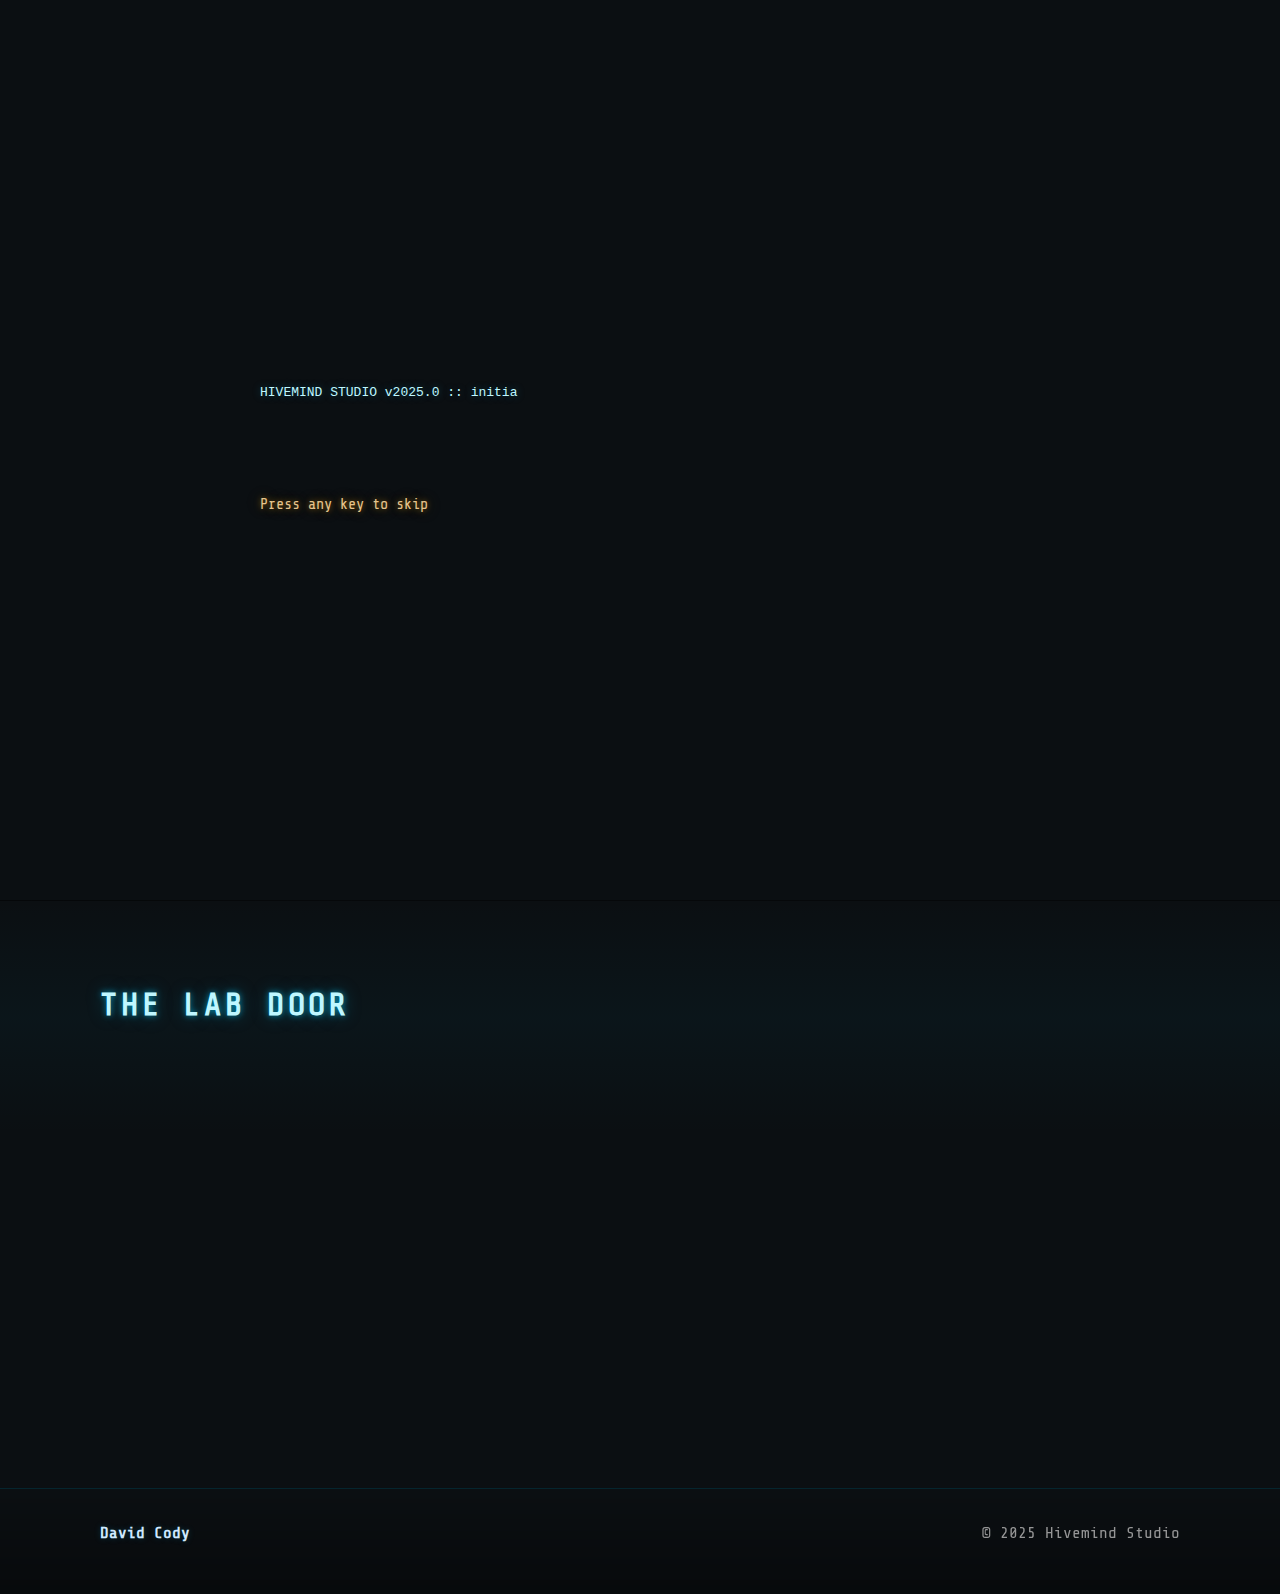
<file: index.html>
<!doctype html>
<html lang="en">
  <head>
    <meta charset="utf-8" />
    <meta name="viewport" content="width=device-width, initial-scale=1" />
    <title>Hivemind Studio</title>
    <meta name="description" content="Hivemind Studio - Systems that think. Worlds that bloom. Tools that dream with you." />
    <meta property="og:title" content="Hivemind Studio" />
    <meta property="og:description" content="Systems that think. Worlds that bloom. Tools that dream with you." />
    <meta name="theme-color" content="#0b0f12" />
    <link rel="preconnect" href="https://fonts.googleapis.com">
    <link rel="preconnect" href="https://fonts.gstatic.com" crossorigin>
    <link href="https://fonts.googleapis.com/css2?family=Inter:wght@300;400;600;800&family=Share+Tech+Mono&display=swap" rel="stylesheet">
    <link rel="stylesheet" href="styles.css" />
  </head>
  <body>
    <div id="boot" aria-hidden="true">
      <div class="boot-inner">
        <pre id="boot-log" aria-hidden="true"></pre>
        <div class="boot-hint">Press any key to skip</div>
      </div>
    </div>
    <header class="hero" id="top">
      <div class="hero-inner">
        <h1 class="brand">HIVEMIND STUDIO</h1>
        <p class="tagline">
          <span>Systems that think.</span>
          <span>Worlds that bloom.</span>
          <span>Tools that dream with you.</span>
        </p>
        <a href="#lab" class="cta" aria-label="Enter the Lab">Enter the Lab</a>
      </div>
    </header>

    <main>
      <section class="lab" id="lab" aria-labelledby="lab-title">
        <div class="section-inner">
          <h2 id="lab-title">The Lab Door</h2>
          <ul class="lab-list" role="list">
            <li><a class="lab-link" href="https://www.metaplasma.online" target="_blank" rel="noopener">Metaplasma</a></li>
            <li><a class="lab-link" href="https://www.chronosengine.online" target="_blank" rel="noopener">Chronos Engine</a></li>
            <li><a class="lab-link" href="aduc/aduc.html">Agents Dress Up Committee</a></li>
            <li><a class="lab-link" href="https://www.shinobitactics.online" target="_blank" rel="noopener">Shinobi Tactics</a></li>
            <li>Scry (coming soon)</li>
            <li>DODGE (coming soon)</li>
          </ul>
        </div>
      </section>
    </main>

    <footer class="site-footer">
      <div class="footer-inner">
        <div class="signature">David Cody</div>
        <div class="copyright">&copy; 2025 Hivemind Studio</div>
      </div>
    </footer>

    <script src="script.js"></script>
  </body>
  </html>
</file>
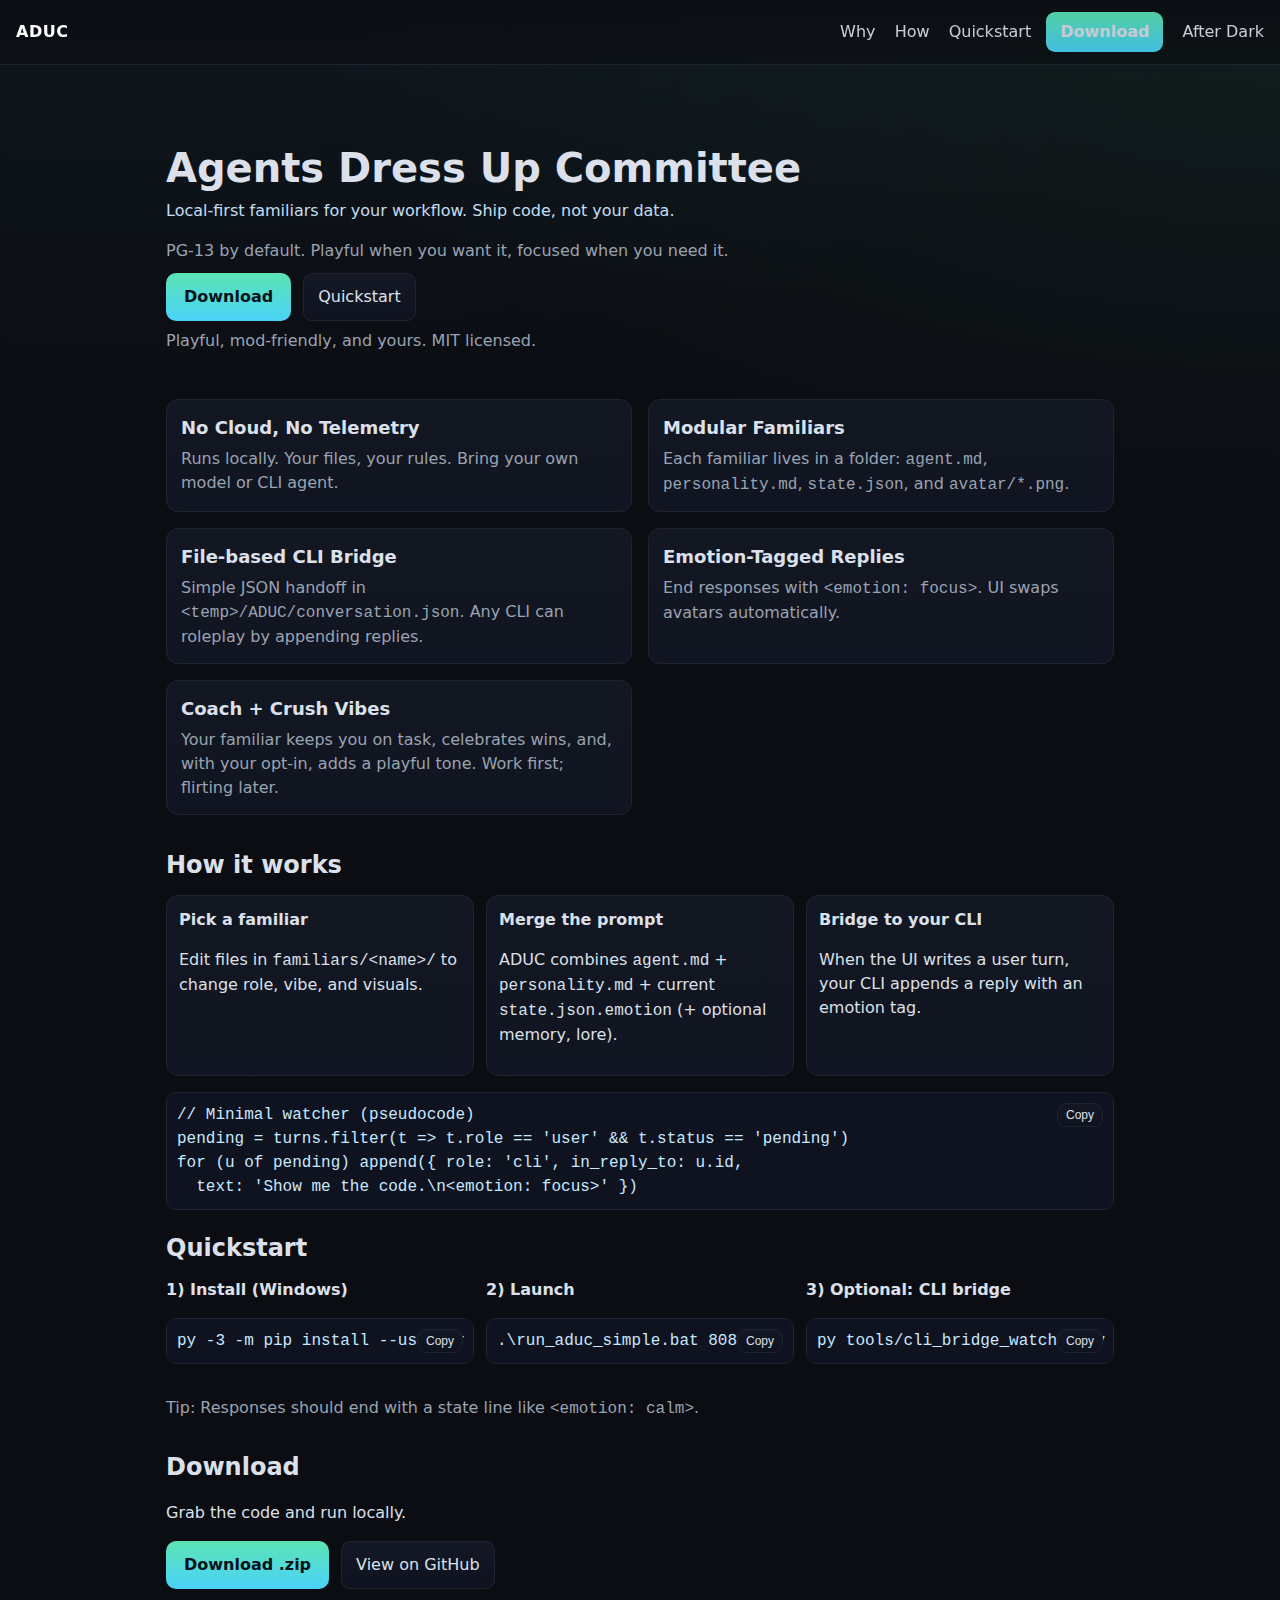
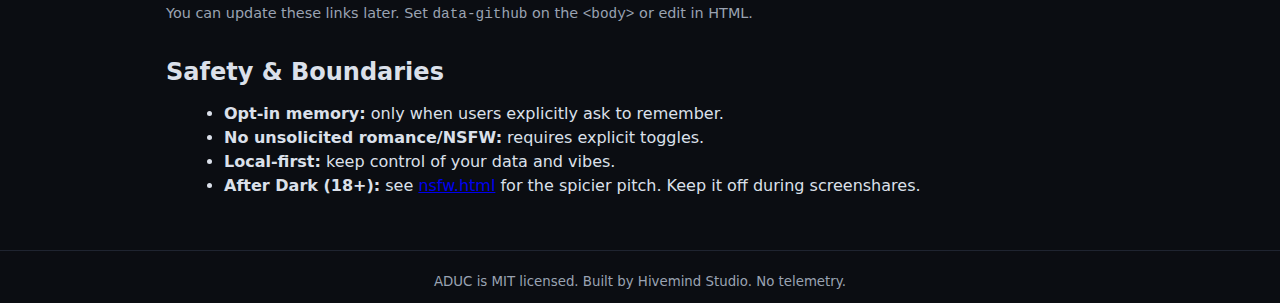
<file: aduc/aduc.html>
<!doctype html>
<html lang="en">
  <head>
    <meta charset="utf-8" />
    <meta name="viewport" content="width=device-width, initial-scale=1" />
    <title>ADUC - Agents Dress Up Committee</title>
    <meta name="description" content="ADUC is a local-first, mod-friendly UI for roleplay agent familiars. No telemetry. File-based CLI bridge. MIT licensed." />
    <meta property="og:title" content="ADUC - Agents Dress Up Committee" />
    <meta property="og:description" content="Local-first familiars for your workflow. File-based CLI bridge. MIT licensed." />
    <meta name="theme-color" content="#111318" />
    <link rel="stylesheet" href="aduc.css" />
  </head>
  <body>
    <header class="nav">
      <a class="brand" href="#top" aria-label="ADUC home">ADUC</a>
      <nav class="nav-links">
        <a href="#why">Why</a>
        <a href="#how">How</a>
        <a href="#quickstart">Quickstart</a>
        <a class="btn btn-primary" href="#download">Download</a>
        <a href="nsfw.html" title="After Dark (18+)">After Dark</a>
      </nav>
    </header>

    <main id="top" class="wrap">
      <section class="hero">
        <h1>Agents Dress Up Committee</h1>
        <p class="tagline">Local-first familiars for your workflow. Ship code, not your data.</p>
        <p class="note">PG-13 by default. Playful when you want it, focused when you need it.</p>
        <div class="cta">
          <a class="btn btn-primary btn-lg" href="#download">Download</a>
          <a class="btn" href="#quickstart">Quickstart</a>
        </div>
        <p class="note">Playful, mod-friendly, and yours. MIT licensed.</p>
      </section>

      <section id="why" class="grid features">
        <article>
          <h3>No Cloud, No Telemetry</h3>
          <p>Runs locally. Your files, your rules. Bring your own model or CLI agent.</p>
        </article>
        <article>
          <h3>Modular Familiars</h3>
          <p>Each familiar lives in a folder: <code>agent.md</code>, <code>personality.md</code>, <code>state.json</code>, and <code>avatar/*.png</code>.</p>
        </article>
        <article>
          <h3>File-based CLI Bridge</h3>
          <p>Simple JSON handoff in <code>&lt;temp&gt;/ADUC/conversation.json</code>. Any CLI can roleplay by appending replies.</p>
        </article>
        <article>
          <h3>Emotion-Tagged Replies</h3>
          <p>End responses with <code>&lt;emotion: focus&gt;</code>. UI swaps avatars automatically.</p>
        </article>
        <article>
          <h3>Coach + Crush Vibes</h3>
          <p>Your familiar keeps you on task, celebrates wins, and, with your opt-in, adds a playful tone. Work first; flirting later.</p>
        </article>
      </section>

      <section id="how" class="how">
        <h2>How it works</h2>
        <ol class="steps">
          <li>
            <strong>Pick a familiar</strong>
            <p>Edit files in <code>familiars/&lt;name&gt;/</code> to change role, vibe, and visuals.</p>
          </li>
          <li>
            <strong>Merge the prompt</strong>
            <p>ADUC combines <code>agent.md</code> + <code>personality.md</code> + current <code>state.json.emotion</code> (+ optional memory, lore).</p>
          </li>
          <li>
            <strong>Bridge to your CLI</strong>
            <p>When the UI writes a user turn, your CLI appends a reply with an emotion tag.</p>
          </li>
        </ol>
        <pre class="code"><code>// Minimal watcher (pseudocode)
pending = turns.filter(t =&gt; t.role == 'user' &amp;&amp; t.status == 'pending')
for (u of pending) append({ role: 'cli', in_reply_to: u.id,
  text: 'Show me the code.\n&lt;emotion: focus&gt;' })
</code></pre>
      </section>

      <section id="quickstart" class="quickstart">
        <h2>Quickstart</h2>
        <div class="qs-grid">
          <div>
            <h4>1) Install (Windows)</h4>
            <pre class="code"><code>py -3 -m pip install --user -r requirements.txt</code></pre>
          </div>
          <div>
            <h4>2) Launch</h4>
            <pre class="code"><code>.\run_aduc_simple.bat 8080</code></pre>
          </div>
          <div>
            <h4>3) Optional: CLI bridge</h4>
            <pre class="code"><code>py tools/cli_bridge_watcher.py --familiar lumi</code></pre>
          </div>
        </div>
        <p class="muted">Tip: Responses should end with a state line like <code>&lt;emotion: calm&gt;</code>.</p>
      </section>

      <section id="download" class="download">
        <h2>Download</h2>
        <p>Grab the code and run locally.</p>
        <div class="dl-cta">
          <a id="dlZip" class="btn btn-primary btn-lg" href="#" rel="noopener">Download .zip</a>
          <a id="dlRepo" class="btn" href="#" rel="noopener">View on GitHub</a>
        </div>
        <p class="muted small">You can update these links later. Set <code>data-github</code> on the <code>&lt;body&gt;</code> or edit in HTML.</p>
      </section>

      <section class="safety">
        <h2>Safety &amp; Boundaries</h2>
        <ul>
          <li><strong>Opt-in memory:</strong> only when users explicitly ask to remember.</li>
          <li><strong>No unsolicited romance/NSFW:</strong> requires explicit toggles.</li>
          <li><strong>Local-first:</strong> keep control of your data and vibes.</li>
          <li><strong>After Dark (18+):</strong> see <a href="nsfw.html">nsfw.html</a> for the spicier pitch. Keep it off during screenshares.</li>
        </ul>
      </section>
    </main>

    <footer class="foot">
      <small>ADUC is MIT licensed. Built by Hivemind Studio. No telemetry.</small>
    </footer>

    <script src="aduc.js"></script>
  </body>
  </html>
</file>
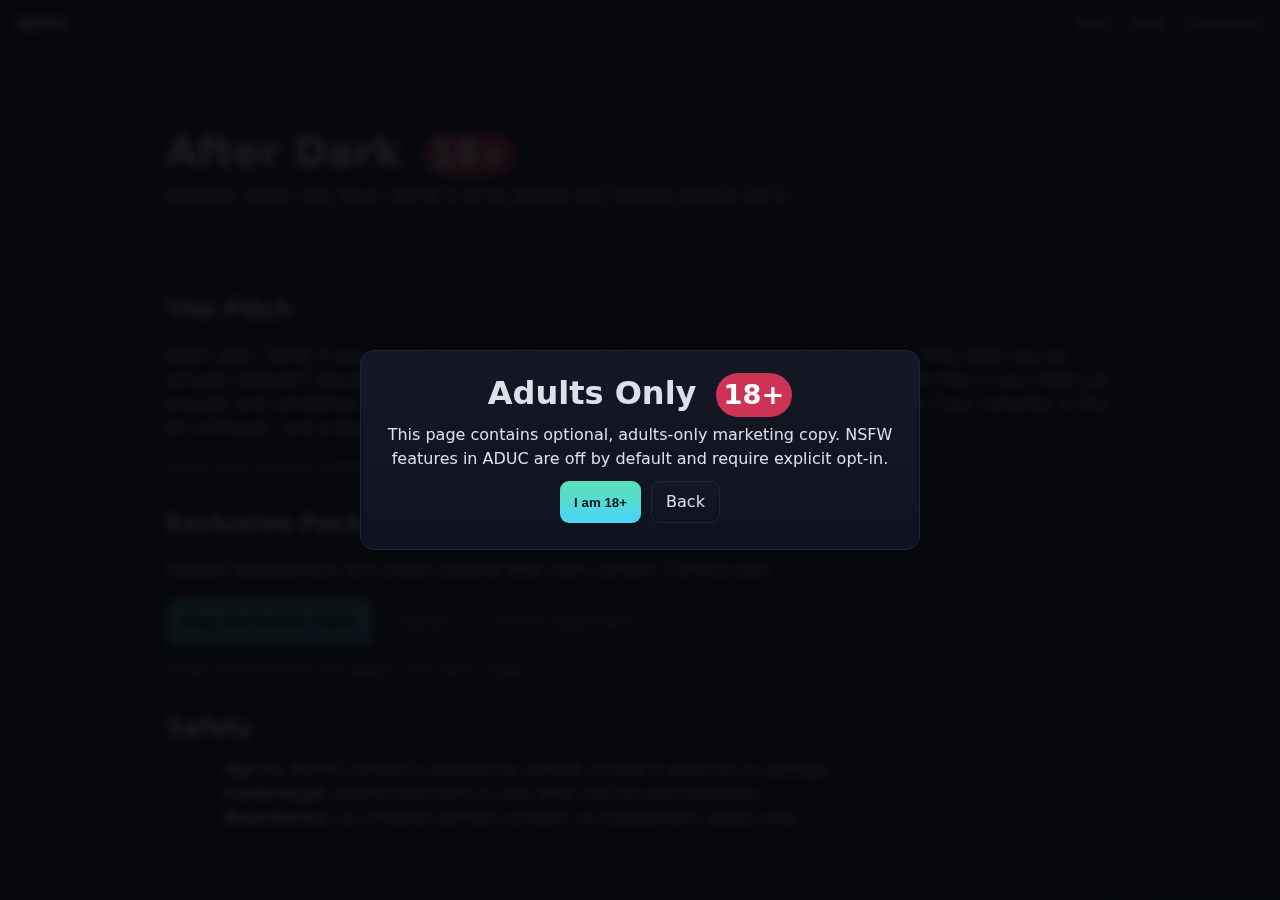
<file: aduc/nsfw.html>
<!doctype html>
<html lang="en">
  <head>
    <meta charset="utf-8" />
    <meta name="viewport" content="width=device-width, initial-scale=1" />
    <title>ADUC - After Dark (18+)</title>
    <meta name="robots" content="noindex" />
    <meta name="description" content="ADUC After Dark - optional, adults-only flavor. NSFW is opt-in and disabled by default." />
    <link rel="stylesheet" href="aduc.css" />
    <style>
      .gate{position:fixed;inset:0;display:flex;align-items:center;justify-content:center;background:rgba(5,7,10,.9);backdrop-filter:blur(4px);z-index:9999}
      .panel{max-width:560px;margin:16px;background:linear-gradient(180deg,#141825,#0f1320);border:1px solid var(--border);border-radius:14px;padding:18px;color:var(--text);text-align:center}
      .panel h1{margin:0 0 6px}
      .panel p{margin:6px 0}
      .badge{display:inline-block;background:#cc3355;color:#fff;font-weight:700;padding:2px 8px;border-radius:999px;margin-left:8px}
      .btn.disabled, .btn[aria-disabled="true"]{opacity:.6;pointer-events:none}
    </style>
  </head>
  <body>
    <header class="nav">
      <a class="brand" href="aduc.html" aria-label="Back to landing">ADUC</a>
      <nav class="nav-links">
        <a href="aduc.html#why">Why</a>
        <a href="aduc.html#how">How</a>
        <a href="aduc.html#download">Download</a>
      </nav>
    </header>

    <main class="wrap">
      <section class="hero">
        <h1>After Dark <span class="badge">18+</span></h1>
        <p class="tagline">Optional, adults-only flavor. NSFW is off by default and requires explicit opt-in.</p>
      </section>

      <section class="how">
        <h2>The Pitch</h2>
        <p>
          ADUC asks: "What if your coding setup had a dangerously charming teammate who only gets flirty when you've actually shipped?"
          Discipline first, degeneracy later. The Committee helps you debug, lives rent-free in your head just enough, and sometimes delivers a
          "nope - apologize and drink water" arc when you're wilding. Cozy, romantic, a tiny bit unhinged - and probably not for screen-sharing.
        </p>
        <p class="muted small">Adults only. Fictional companions. Keep it respectful and opt-in.</p>
      </section>

      <section class="download">
        <h2>Exclusive Packs</h2>
        <p>Support development and unlock optional After Dark content. Coming soon.</p>
        <div class="dl-cta">
          <a class="btn btn-primary btn-lg" href="#" aria-disabled="true" title="Coming soon">Buy Exclusive Pack</a>
          <a class="btn" href="#" aria-disabled="true" title="Coming soon">Tip Jar</a>
          <a class="btn" href="#" aria-disabled="true" title="Coming soon">Unlock After Dark</a>
        </div>
        <p class="muted small">Stripe checkout links will appear here when ready.</p>
      </section>

      <section class="safety">
        <h2>Safety</h2>
        <ul>
          <li><strong>Opt-in:</strong> NSFW content is disabled by default; enable it explicitly in settings.</li>
          <li><strong>Contextual:</strong> playful tone kicks in only after real focus/productivity.</li>
          <li><strong>Boundaries:</strong> no romance without consent; no harassment; adults only.</li>
        </ul>
      </section>
    </main>

    <div class="gate" id="ageGate" role="dialog" aria-modal="true" aria-labelledby="gateTitle">
      <div class="panel">
        <h1 id="gateTitle">Adults Only <span class="badge">18+</span></h1>
        <p>This page contains optional, adults-only marketing copy. NSFW features in ADUC are off by default and require explicit opt-in.</p>
        <div class="cta" style="justify-content:center; gap:10px; margin-top:10px;">
          <button class="btn btn-primary" id="enterBtn">I am 18+</button>
          <a class="btn" href="aduc.html">Back</a>
        </div>
      </div>
    </div>

    <script>
      // Simple front-end gate (cosmetic, no tracking)
      (function(){
        const gate = document.getElementById('ageGate');
        const enter = document.getElementById('enterBtn');
        if (enter && gate) enter.addEventListener('click', () => gate.remove());
      })();
    </script>
  </body>
  </html>
</file>
<file: styles.css>
:root {
  --charcoal: #2e2e2e; /* original */
  --ash: #a6a6a6;
  --chalk: #f4f4f4;
  --diamond-blue: #00b5e2;
  --honeycomb: #e4a010;

  /* Terminal depths */
  --bg-0: #0b0f12; /* near-black */
  --bg-1: #0a0d10; /* panels */
  --bg-2: #0f151b; /* elevated */
  --grid: rgba(0, 181, 226, 0.06);
  --glass: rgba(255, 255, 255, 0.02);
  --stroke: rgba(0, 181, 226, 0.2);

  --glow-cyan: 0 0 6px rgba(0,181,226,0.75), 0 0 18px rgba(0,181,226,0.35);
  --glow-amber: 0 0 6px rgba(228,160,16,0.65), 0 0 18px rgba(228,160,16,0.25);

  --container: 1080px;
}

* { box-sizing: border-box; }

html {
  scroll-behavior: smooth;
}

body {
  margin: 0;
  font-family: 'Share Tech Mono', ui-monospace, SFMono-Regular, Menlo, Monaco, Consolas, 'Liberation Mono', 'Courier New', monospace;
  color: var(--chalk);
  background: var(--bg-0);
  line-height: 1.6;
  position: relative;
  overflow-x: hidden;
}

/* CRT scanlines + vignette */
body::before {
  content: '';
  position: fixed;
  inset: -1px;
  pointer-events: none;
  background: 
    /* subtle grid */
    linear-gradient(to right, transparent 0, var(--grid) 1px, transparent 1px) 0 0/32px 100%,
    linear-gradient(to bottom, transparent 0, var(--grid) 1px, transparent 1px) 0 0/100% 20px,
    /* scanlines */
    repeating-linear-gradient(to bottom, rgba(255,255,255,0.02) 0 1px, rgba(0,0,0,0) 1px 3px);
  mix-blend-mode: lighten;
  opacity: 0.35;
  z-index: 0;
}
body::after {
  content: '';
  position: fixed;
  inset: -1px;
  pointer-events: none;
  background: radial-gradient(120% 80% at 50% 50%, transparent, rgba(0,0,0,0.65));
  z-index: 1;
}

/* Hero */
.hero {
  min-height: 100svh;
  display: grid;
  place-items: center;
  padding: 6rem 1.25rem 4rem;
  background: radial-gradient(1000px 600px at 50% 20%, rgba(0,181,226,0.10), transparent 60%),
              radial-gradient(700px 500px at 20% 80%, rgba(228,160,16,0.08), transparent 60%),
              var(--bg-0);
}

.hero-inner {
  width: min(100%, var(--container));
  text-align: center;
}

.brand {
  margin: 0 0 1rem;
  font-size: clamp(2.5rem, 7vw, 5.5rem);
  letter-spacing: 0.16em;
  font-weight: 800;
  line-height: 1.05;
  color: #cfffff;
  text-shadow: var(--glow-cyan);
  filter: drop-shadow(0 0 2px rgba(0,181,226,0.5));
  animation: crt-glow 6s ease-in-out infinite alternate;
}

.brand::after {
  content: ' ▍';
  color: #87e9ff;
  text-shadow: var(--glow-cyan);
  animation: caret-blink 1s steps(1, end) infinite;
}

@keyframes caret-blink { 50% { opacity: 0.15; } }

@keyframes crt-glow {
  0% { text-shadow: var(--glow-cyan); }
  100% { text-shadow: 0 0 4px rgba(0,181,226,0.5), 0 0 10px rgba(0,181,226,0.25); }
}

.tagline {
  margin: 0 0 2.5rem;
  color: #9ad2de;
  text-shadow: 0 0 6px rgba(0,181,226,0.25);
  font-weight: 400;
  font-size: clamp(1rem, 2.4vw, 1.15rem);
  opacity: 0.95;
}
.tagline span { display: block; }

.cta {
  display: inline-block;
  padding: 0.85rem 1.15rem;
  border-radius: 8px;
  text-decoration: none;
  font-weight: 600;
  letter-spacing: 0.08em;
  color: #bff7ff;
  background: linear-gradient(180deg, rgba(0,181,226,0.06), rgba(0,181,226,0.02));
  border: 1px solid var(--stroke);
  box-shadow: inset 0 0 12px rgba(0,181,226,0.15), 0 0 0 2px rgba(0,181,226,0.1);
  text-transform: uppercase;
  transition: transform 120ms ease, box-shadow 120ms ease, border-color 120ms ease, color 120ms ease;
}
.cta::before { content: '>> '; color: var(--diamond-blue); }
.cta:hover {
  transform: translateY(-1px);
  border-color: rgba(0,181,226,0.5);
  box-shadow: inset 0 0 18px rgba(0,181,226,0.22), 0 0 16px rgba(0,181,226,0.18);
  color: #e7fbff;
}
.cta:active { transform: translateY(0); }
.cta:focus-visible { outline: 2px solid var(--honeycomb); outline-offset: 2px; }

/* Lab */
.lab {
  padding: 5rem 1.25rem 6rem;
  background: linear-gradient(180deg, transparent, rgba(0,181,226,0.04) 20%, transparent 40%);
}

.section-inner {
  width: min(100%, var(--container));
  margin: 0 auto;
}

.lab h2 {
  margin: 0 0 1.5rem;
  font-size: clamp(1.5rem, 3vw, 2rem);
  color: #bff7ff;
  text-shadow: var(--glow-cyan);
  letter-spacing: 0.12em;
  text-transform: uppercase;
}

.lab-list {
  list-style: none;
  margin: 0;
  padding: 0;
  display: grid;
  gap: 0.75rem;
}

.lab-list li {
  position: relative;
  color: #d7fcff;
  background: var(--glass);
  border: 1px solid rgba(0, 181, 226, 0.14);
  border-radius: 8px;
  padding: 0.9rem 1rem 0.9rem 2.25rem;
  transition: border-color 140ms ease, background 140ms ease, transform 140ms ease, box-shadow 140ms ease;
  box-shadow: inset 0 0 12px rgba(0, 181, 226, 0.08);
}

.lab-list li::before {
  content: '▸';
  color: var(--diamond-blue);
  position: absolute;
  left: 0.8rem;
  top: 50%;
  transform: translateY(-50%);
  text-shadow: var(--glow-cyan);
}

.lab-list li:hover {
  background: rgba(0, 181, 226, 0.08);
  border-color: rgba(0, 181, 226, 0.45);
  transform: translateY(-1px);
  box-shadow: 0 0 18px rgba(0,181,226,0.18);
}
.lab-list li:hover::after {
  content: ' [ENTER]';
  color: #ffd89a;
  text-shadow: var(--glow-amber);
}

/* Footer */
.site-footer {
  border-top: 1px solid rgba(0,181,226,0.16);
  color: var(--ash);
  padding: 2rem 1.25rem 3rem;
  background: linear-gradient(180deg, transparent, rgba(0,0,0,0.35));
}

.footer-inner {
  width: min(100%, var(--container));
  margin: 0 auto;
  display: flex;
  align-items: center;
  justify-content: space-between;
  gap: 1rem;
  flex-wrap: wrap;
}

.signature { font-weight: 600; color: #cfe9ff; text-shadow: 0 0 6px rgba(0,181,226,0.25); }
.copyright { opacity: 0.9; }

/* Boot overlay */
#boot {
  position: fixed;
  inset: 0;
  z-index: 9999;
  display: grid;
  place-items: center;
  background: var(--bg-0);
  transition: opacity 420ms ease, visibility 420ms ease;
}

#boot.hidden { opacity: 0; visibility: hidden; pointer-events: none; }

#boot .boot-inner {
  width: min(100%, 800px);
  padding: 2rem 1.25rem;
}

#boot #boot-log {
  margin: 0;
  color: #bff7ff;
  text-shadow: 0 0 8px rgba(0,181,226,0.35);
  white-space: pre-wrap;
  min-height: 12ch;
}

#boot .boot-hint {
  margin-top: 1rem;
  color: #ffd89a;
  text-shadow: var(--glow-amber);
  font-size: 0.95rem;
  opacity: 0.9;
  animation: caret-blink 1.3s steps(1, end) infinite;
}

@media (prefers-reduced-motion: reduce) {
  #boot { transition: none; }
}

/* Utilities */
@media (prefers-reduced-motion: reduce) {
  *, *::before, *::after { animation: none !important; transition: none !important; }
}

/* Overrides + lab link rows */
.brand::after { content: ' ▌' !important; }
.lab-list li { padding: 0 !important; background: none !important; border: none !important; }
.lab-list li::before { content: none !important; }
.lab-link {
  position: relative;
  display: block;
  padding: 0.9rem 1rem 0.9rem 2.25rem;
  color: inherit;
  text-decoration: none;
  background: var(--glass);
  border: 1px solid rgba(0, 181, 226, 0.14);
  border-radius: 8px;
  box-shadow: inset 0 0 12px rgba(0, 181, 226, 0.08);
}
.lab-link::before {
  content: '>>';
  color: var(--diamond-blue);
  position: absolute;
  left: 0.8rem;
  top: 50%;
  transform: translateY(-50%);
  text-shadow: var(--glow-cyan);
}
.lab-link:hover {
  background: rgba(0, 181, 226, 0.08);
  border-color: rgba(0, 181, 226, 0.45);
  transform: translateY(-1px);
  box-shadow: 0 0 18px rgba(0,181,226,0.18);
}
.lab-link:hover::after {
  content: ' [ENTER]';
  color: #ffd89a;
  text-shadow: var(--glow-amber);
}

/* Neutralize original li hover artifacts to avoid duplicate labels */
.lab-list li:hover { background: none !important; border-color: inherit !important; transform: none !important; box-shadow: none !important; }
.lab-list li:hover::after { content: none !important; }
</file>
<file: aduc/aduc.css>
:root{
  --bg:#0b0d12;--panel:#12151c;--text:#dbe0ea;--muted:#9aa3b2;--brand:#5be3b3;--brand-2:#4ad3f9;--border:#1f2430;--code:#0f1320
}
*{box-sizing:border-box}html,body{margin:0;padding:0}
body{font:16px/1.5 system-ui,-apple-system,Segoe UI,Roboto,Ubuntu,Cantarell,Inter,Arial,sans-serif;background:radial-gradient(1200px 600px at 10% -10%,rgba(75,208,249,.08),transparent),radial-gradient(1000px 500px at 100% 0,rgba(91,227,179,.08),transparent),var(--bg);color:var(--text)}
code,pre{font-family:ui-monospace,SFMono-Regular,Consolas,Menlo,monospace}

.nav{position:sticky;top:0;display:flex;align-items:center;justify-content:space-between;padding:12px 16px;background:linear-gradient(180deg,rgba(11,13,18,.9),rgba(11,13,18,.6));backdrop-filter:blur(6px);border-bottom:1px solid var(--border);z-index:10}
.brand{color:#fff;text-decoration:none;font-weight:700;letter-spacing:.5px}
.nav-links a{color:var(--text);opacity:.9;text-decoration:none;margin-left:14px}
.nav .btn{margin-left:10px}

.wrap{max-width:980px;margin:0 auto;padding:24px 16px}
.hero{padding:56px 0 36px}
.hero h1{font-size:40px;line-height:1.15;margin:0 0 8px}
.tagline{color:#cfe7ff;opacity:.95;margin:0 0 16px}
.cta{display:flex;gap:12px;margin:10px 0 8px}
.note{color:var(--muted);margin:8px 0 0}

.btn{display:inline-flex;align-items:center;justify-content:center;border:1px solid var(--border);background:linear-gradient(180deg,#141825,#0f1320);color:var(--text);padding:8px 14px;border-radius:9px;text-decoration:none;transition:transform .05s ease,box-shadow .05s ease}
.btn:hover{transform:translateY(-1px);box-shadow:0 2px 0 0 #000 inset,0 0 0 1px rgba(255,255,255,.03) inset}
.btn-primary{border:0;background:linear-gradient(180deg,var(--brand),var(--brand-2));color:#05131a;font-weight:700}
.btn-lg{padding:12px 18px;border-radius:10px}
.btn[aria-disabled="true"], .btn.disabled{opacity:.55;pointer-events:none}

.grid{display:grid;grid-template-columns:repeat(2,minmax(0,1fr));gap:16px}
.features{margin:10px 0 26px}
.features article{background:linear-gradient(180deg,#121722,#101521);border:1px solid var(--border);border-radius:12px;padding:14px}
.features h3{margin:0 0 6px;font-size:18px}
.features p{margin:0;color:var(--muted)}

.how{margin:32px 0 18px}
.how h2,.quickstart h2,.download h2,.safety h2{margin:0 0 12px}
.steps{counter-reset:step;list-style:none;padding:0;margin:0 0 10px;display:grid;grid-template-columns:repeat(3,minmax(0,1fr));gap:12px}
.steps li{border:1px solid var(--border);border-radius:12px;padding:12px;background:linear-gradient(180deg,#121722,#101521)}
.steps li strong{display:block;margin-bottom:6px}

.code{background:var(--code);border:1px solid var(--border);border-radius:10px;padding:10px;overflow:auto;color:#c8e8ff}
.code::-webkit-scrollbar{height:8px}
.code::-webkit-scrollbar-thumb{background:#2a3242;border-radius:10px}

.quickstart{margin:20px 0}
.qs-grid{display:grid;grid-template-columns:repeat(3,minmax(0,1fr));gap:12px}
.qs-grid h4{margin:0 0 6px}
.muted{color:var(--muted)}
.small{font-size:.9em}

.download{margin:28px 0}
.dl-cta{display:flex;gap:12px;margin:8px 0 0}

.safety{margin:18px 0 28px}
.safety ul{margin:8px 0 0 18px}
.badge{display:inline-block;background:#2a3242;color:#e7f3ff;padding:2px 8px;border-radius:999px;font-size:.85em;margin-left:6px}

.foot{border-top:1px solid var(--border);padding:18px 16px;text-align:center;color:var(--muted)}

@media (max-width:860px){
  .grid{grid-template-columns:1fr}
  .steps{grid-template-columns:1fr}
  .qs-grid{grid-template-columns:1fr}
  .hero{padding:40px 0 24px}
  .hero h1{font-size:32px}
}
</file>
